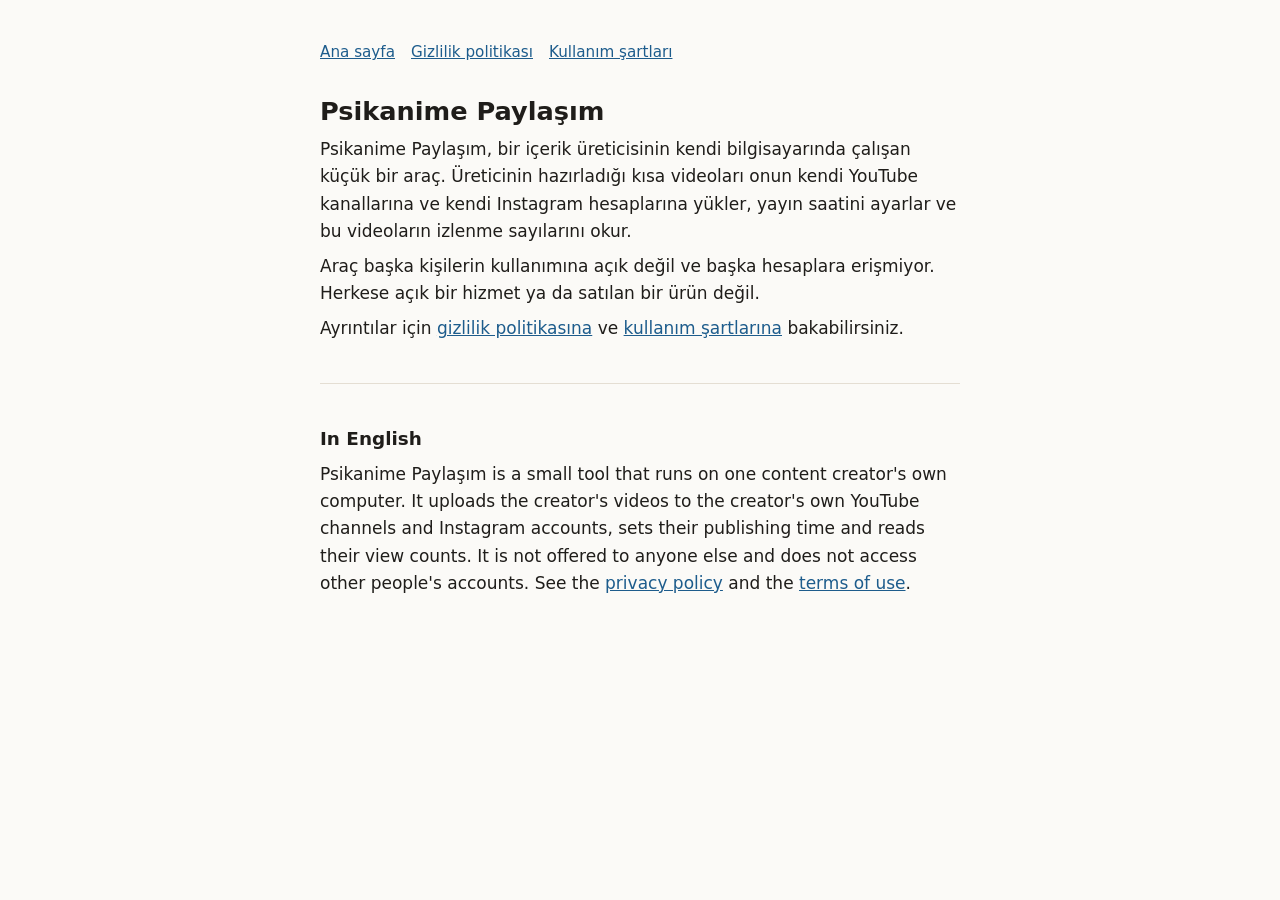
<file: index.html>
<!doctype html>
<html lang="tr">
<head>
  <meta charset="utf-8">
  <meta name="viewport" content="width=device-width, initial-scale=1">
  <title>Psikanime Paylaşım</title>
  <link rel="stylesheet" href="style.css">
</head>
<body>
<main>
  <nav><a href="./">Ana sayfa</a><a href="gizlilik.html">Gizlilik politikası</a><a href="kosullar.html">Kullanım şartları</a></nav>

  <h1>Psikanime Paylaşım</h1>
  <p>Psikanime Paylaşım, bir içerik üreticisinin kendi bilgisayarında çalışan küçük bir araç. Üreticinin hazırladığı kısa videoları onun kendi YouTube kanallarına ve kendi Instagram hesaplarına yükler, yayın saatini ayarlar ve bu videoların izlenme sayılarını okur.</p>
  <p>Araç başka kişilerin kullanımına açık değil ve başka hesaplara erişmiyor. Herkese açık bir hizmet ya da satılan bir ürün değil.</p>
  <p>Ayrıntılar için <a href="gizlilik.html">gizlilik politikasına</a> ve <a href="kosullar.html">kullanım şartlarına</a> bakabilirsiniz.</p>

  <hr>

  <h2 lang="en">In English</h2>
  <p lang="en">Psikanime Paylaşım is a small tool that runs on one content creator's own computer. It uploads the creator's videos to the creator's own YouTube channels and Instagram accounts, sets their publishing time and reads their view counts. It is not offered to anyone else and does not access other people's accounts. See the <a href="gizlilik.html#en">privacy policy</a> and the <a href="kosullar.html#en">terms of use</a>.</p>
</main>
</body>
</html>
</file>
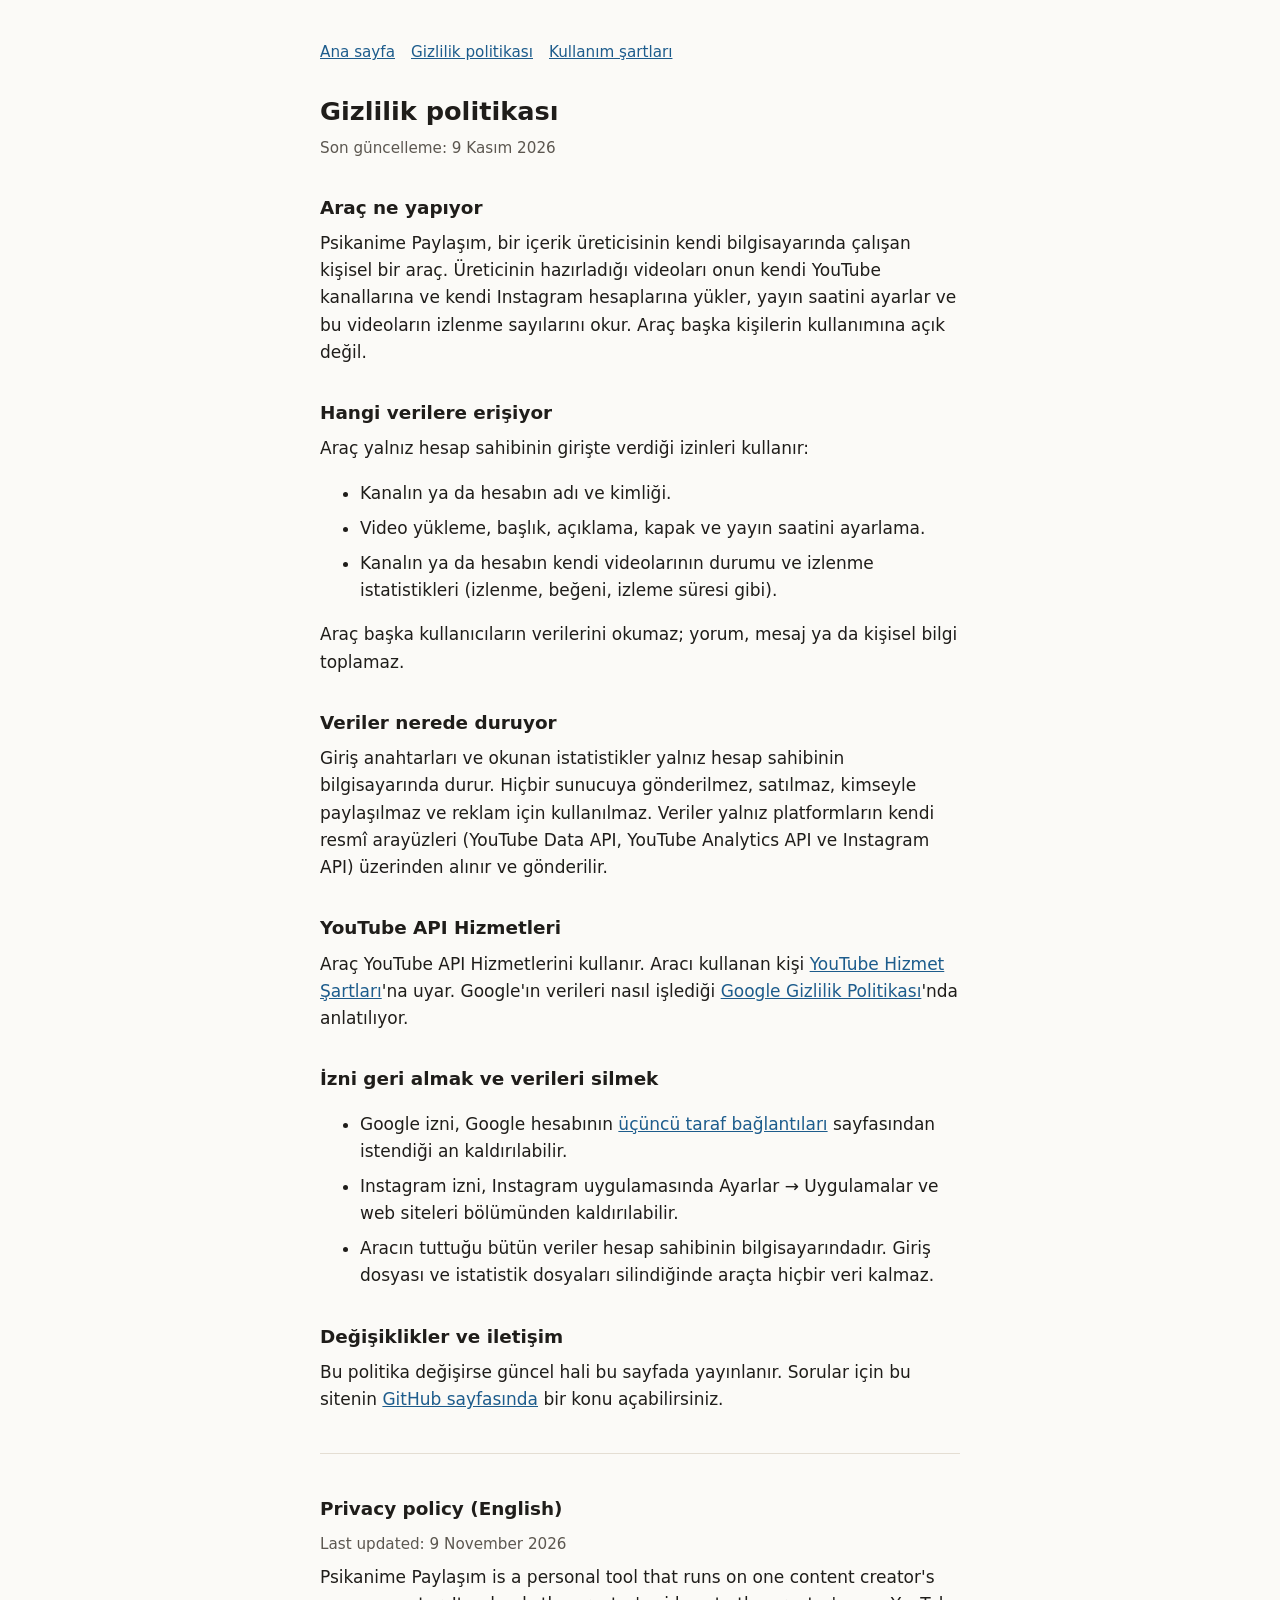
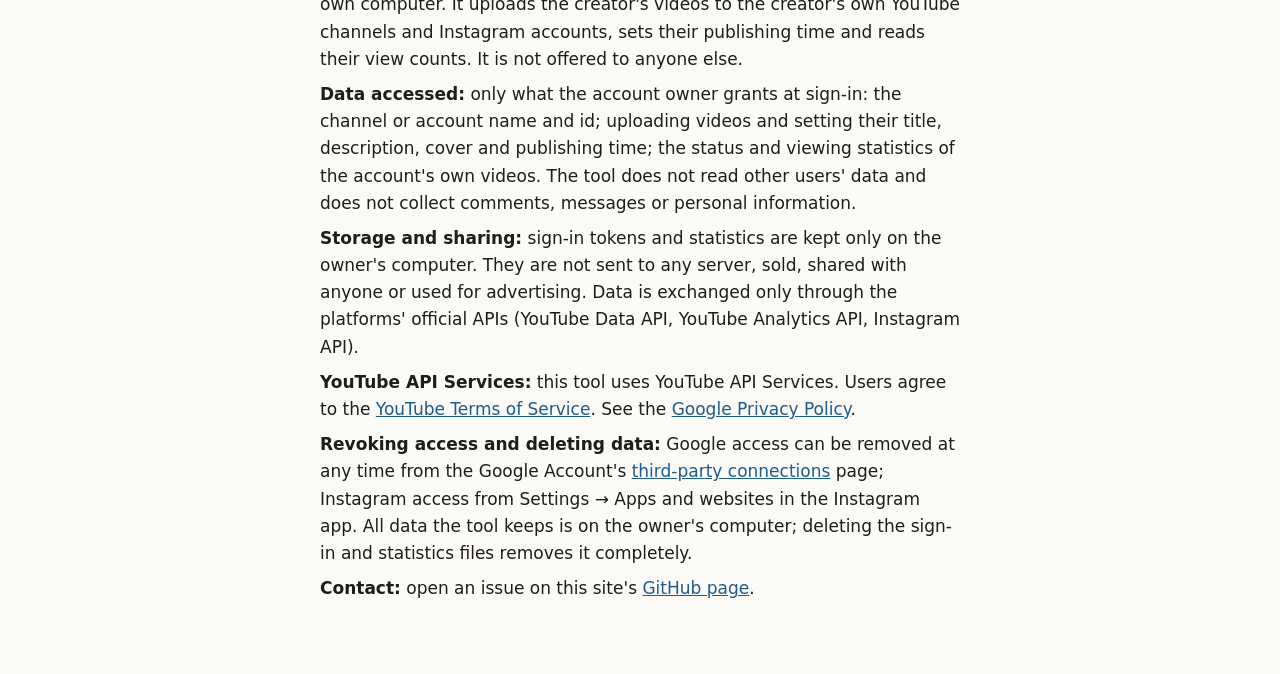
<file: gizlilik.html>
<!doctype html>
<html lang="tr">
<head>
  <meta charset="utf-8">
  <meta name="viewport" content="width=device-width, initial-scale=1">
  <title>Gizlilik politikası · Psikanime Paylaşım</title>
  <link rel="stylesheet" href="style.css">
</head>
<body>
<main>
  <nav><a href="./">Ana sayfa</a><a href="gizlilik.html">Gizlilik politikası</a><a href="kosullar.html">Kullanım şartları</a></nav>

  <h1>Gizlilik politikası</h1>
  <p class="date">Son güncelleme: 9 Kasım 2026</p>

  <h2>Araç ne yapıyor</h2>
  <p>Psikanime Paylaşım, bir içerik üreticisinin kendi bilgisayarında çalışan kişisel bir araç. Üreticinin hazırladığı videoları onun kendi YouTube kanallarına ve kendi Instagram hesaplarına yükler, yayın saatini ayarlar ve bu videoların izlenme sayılarını okur. Araç başka kişilerin kullanımına açık değil.</p>

  <h2>Hangi verilere erişiyor</h2>
  <p>Araç yalnız hesap sahibinin girişte verdiği izinleri kullanır:</p>
  <ul>
    <li>Kanalın ya da hesabın adı ve kimliği.</li>
    <li>Video yükleme, başlık, açıklama, kapak ve yayın saatini ayarlama.</li>
    <li>Kanalın ya da hesabın kendi videolarının durumu ve izlenme istatistikleri (izlenme, beğeni, izleme süresi gibi).</li>
  </ul>
  <p>Araç başka kullanıcıların verilerini okumaz; yorum, mesaj ya da kişisel bilgi toplamaz.</p>

  <h2>Veriler nerede duruyor</h2>
  <p>Giriş anahtarları ve okunan istatistikler yalnız hesap sahibinin bilgisayarında durur. Hiçbir sunucuya gönderilmez, satılmaz, kimseyle paylaşılmaz ve reklam için kullanılmaz. Veriler yalnız platformların kendi resmî arayüzleri (YouTube Data API, YouTube Analytics API ve Instagram API) üzerinden alınır ve gönderilir.</p>

  <h2>YouTube API Hizmetleri</h2>
  <p>Araç YouTube API Hizmetlerini kullanır. Aracı kullanan kişi <a href="https://www.youtube.com/t/terms">YouTube Hizmet Şartları</a>'na uyar. Google'ın verileri nasıl işlediği <a href="https://policies.google.com/privacy">Google Gizlilik Politikası</a>'nda anlatılıyor.</p>

  <h2>İzni geri almak ve verileri silmek</h2>
  <ul>
    <li>Google izni, Google hesabının <a href="https://myaccount.google.com/connections">üçüncü taraf bağlantıları</a> sayfasından istendiği an kaldırılabilir.</li>
    <li>Instagram izni, Instagram uygulamasında Ayarlar → Uygulamalar ve web siteleri bölümünden kaldırılabilir.</li>
    <li>Aracın tuttuğu bütün veriler hesap sahibinin bilgisayarındadır. Giriş dosyası ve istatistik dosyaları silindiğinde araçta hiçbir veri kalmaz.</li>
  </ul>

  <h2>Değişiklikler ve iletişim</h2>
  <p>Bu politika değişirse güncel hali bu sayfada yayınlanır. Sorular için bu sitenin <a href="https://github.com/FrederickLazaruss/psikanime-paylasim/issues">GitHub sayfasında</a> bir konu açabilirsiniz.</p>

  <hr>

  <h2 id="en" lang="en">Privacy policy (English)</h2>
  <div lang="en">
    <p class="date">Last updated: 9 November 2026</p>
    <p>Psikanime Paylaşım is a personal tool that runs on one content creator's own computer. It uploads the creator's videos to the creator's own YouTube channels and Instagram accounts, sets their publishing time and reads their view counts. It is not offered to anyone else.</p>
    <p><strong>Data accessed:</strong> only what the account owner grants at sign-in: the channel or account name and id; uploading videos and setting their title, description, cover and publishing time; the status and viewing statistics of the account's own videos. The tool does not read other users' data and does not collect comments, messages or personal information.</p>
    <p><strong>Storage and sharing:</strong> sign-in tokens and statistics are kept only on the owner's computer. They are not sent to any server, sold, shared with anyone or used for advertising. Data is exchanged only through the platforms' official APIs (YouTube Data API, YouTube Analytics API, Instagram API).</p>
    <p><strong>YouTube API Services:</strong> this tool uses YouTube API Services. Users agree to the <a href="https://www.youtube.com/t/terms">YouTube Terms of Service</a>. See the <a href="https://policies.google.com/privacy">Google Privacy Policy</a>.</p>
    <p><strong>Revoking access and deleting data:</strong> Google access can be removed at any time from the Google Account's <a href="https://myaccount.google.com/connections">third-party connections</a> page; Instagram access from Settings → Apps and websites in the Instagram app. All data the tool keeps is on the owner's computer; deleting the sign-in and statistics files removes it completely.</p>
    <p><strong>Contact:</strong> open an issue on this site's <a href="https://github.com/FrederickLazaruss/psikanime-paylasim/issues">GitHub page</a>.</p>
  </div>
</main>
</body>
</html>
</file>
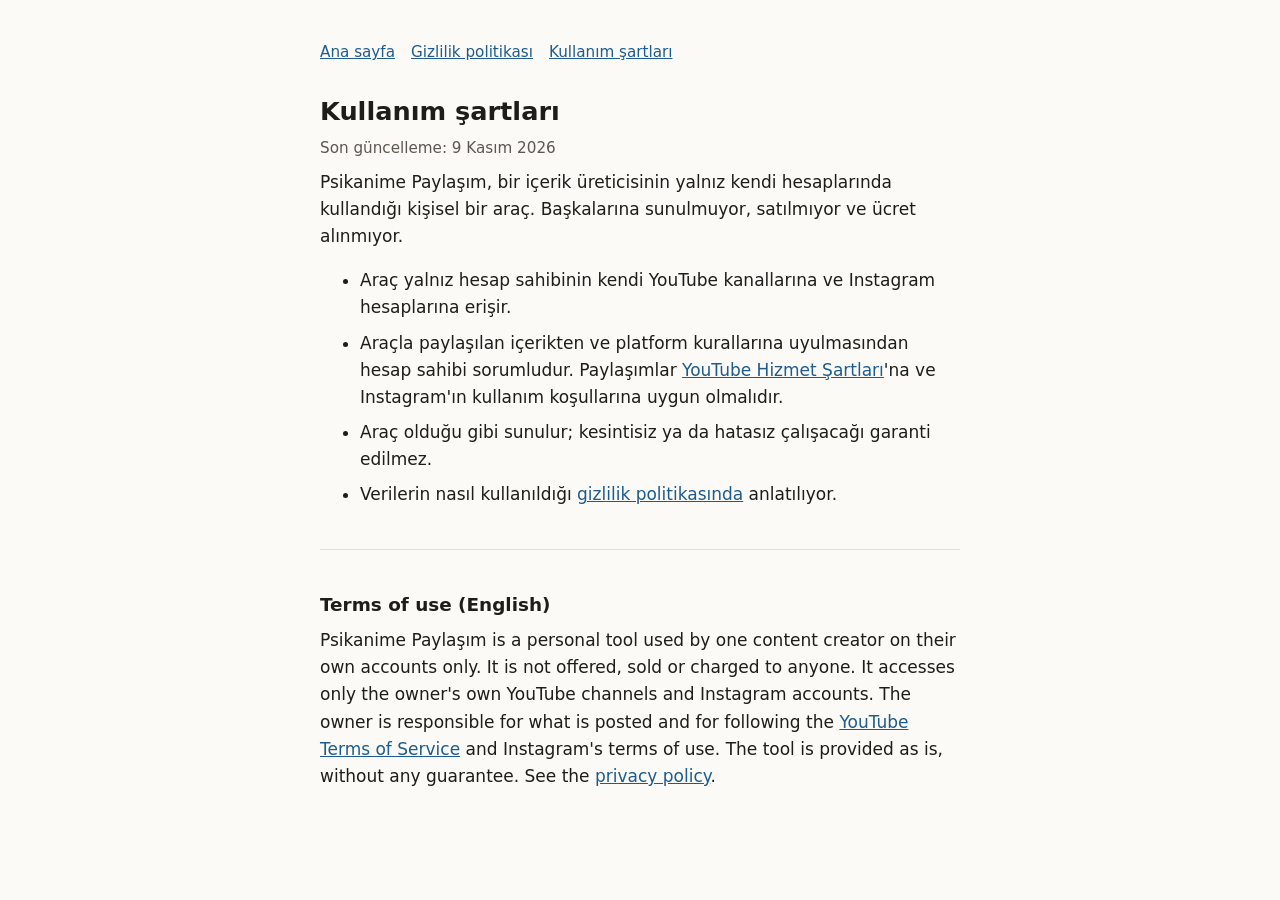
<file: kosullar.html>
<!doctype html>
<html lang="tr">
<head>
  <meta charset="utf-8">
  <meta name="viewport" content="width=device-width, initial-scale=1">
  <title>Kullanım şartları · Psikanime Paylaşım</title>
  <link rel="stylesheet" href="style.css">
</head>
<body>
<main>
  <nav><a href="./">Ana sayfa</a><a href="gizlilik.html">Gizlilik politikası</a><a href="kosullar.html">Kullanım şartları</a></nav>

  <h1>Kullanım şartları</h1>
  <p class="date">Son güncelleme: 9 Kasım 2026</p>

  <p>Psikanime Paylaşım, bir içerik üreticisinin yalnız kendi hesaplarında kullandığı kişisel bir araç. Başkalarına sunulmuyor, satılmıyor ve ücret alınmıyor.</p>
  <ul>
    <li>Araç yalnız hesap sahibinin kendi YouTube kanallarına ve Instagram hesaplarına erişir.</li>
    <li>Araçla paylaşılan içerikten ve platform kurallarına uyulmasından hesap sahibi sorumludur. Paylaşımlar <a href="https://www.youtube.com/t/terms">YouTube Hizmet Şartları</a>'na ve Instagram'ın kullanım koşullarına uygun olmalıdır.</li>
    <li>Araç olduğu gibi sunulur; kesintisiz ya da hatasız çalışacağı garanti edilmez.</li>
    <li>Verilerin nasıl kullanıldığı <a href="gizlilik.html">gizlilik politikasında</a> anlatılıyor.</li>
  </ul>

  <hr>

  <h2 id="en" lang="en">Terms of use (English)</h2>
  <div lang="en">
    <p>Psikanime Paylaşım is a personal tool used by one content creator on their own accounts only. It is not offered, sold or charged to anyone. It accesses only the owner's own YouTube channels and Instagram accounts. The owner is responsible for what is posted and for following the <a href="https://www.youtube.com/t/terms">YouTube Terms of Service</a> and Instagram's terms of use. The tool is provided as is, without any guarantee. See the <a href="gizlilik.html#en">privacy policy</a>.</p>
  </div>
</main>
</body>
</html>
</file>
<file: style.css>
:root {
  --bg: #fbfaf7;
  --fg: #1f1d1a;
  --muted: #5c5750;
  --line: #e4ded3;
  --link: #1d5c8c;
  color-scheme: light dark;
}

@media (prefers-color-scheme: dark) {
  :root {
    --bg: #1b1a18;
    --fg: #ece8e1;
    --muted: #b3ab9f;
    --line: #3a3631;
    --link: #8cc3ec;
  }
}

body {
  margin: 0;
  background: var(--bg);
  color: var(--fg);
  font: 17px/1.6 system-ui, -apple-system, "Segoe UI", Roboto, sans-serif;
}

main {
  max-width: 40rem;
  margin: 0 auto;
  padding: 2.5rem 1rem 4rem;
}

h1 {
  font-size: 1.6rem;
  line-height: 1.25;
  margin: 0 0 0.25rem;
}

h2 {
  font-size: 1.15rem;
  margin: 2rem 0 0.5rem;
}

p,
li {
  margin: 0.5rem 0;
}

a {
  color: var(--link);
}

.date,
.note {
  color: var(--muted);
  font-size: 0.95rem;
}

nav {
  margin: 0 0 2rem;
  font-size: 0.95rem;
}

nav a {
  margin-right: 1rem;
}

hr {
  border: 0;
  border-top: 1px solid var(--line);
  margin: 2.5rem 0;
}
</file>
